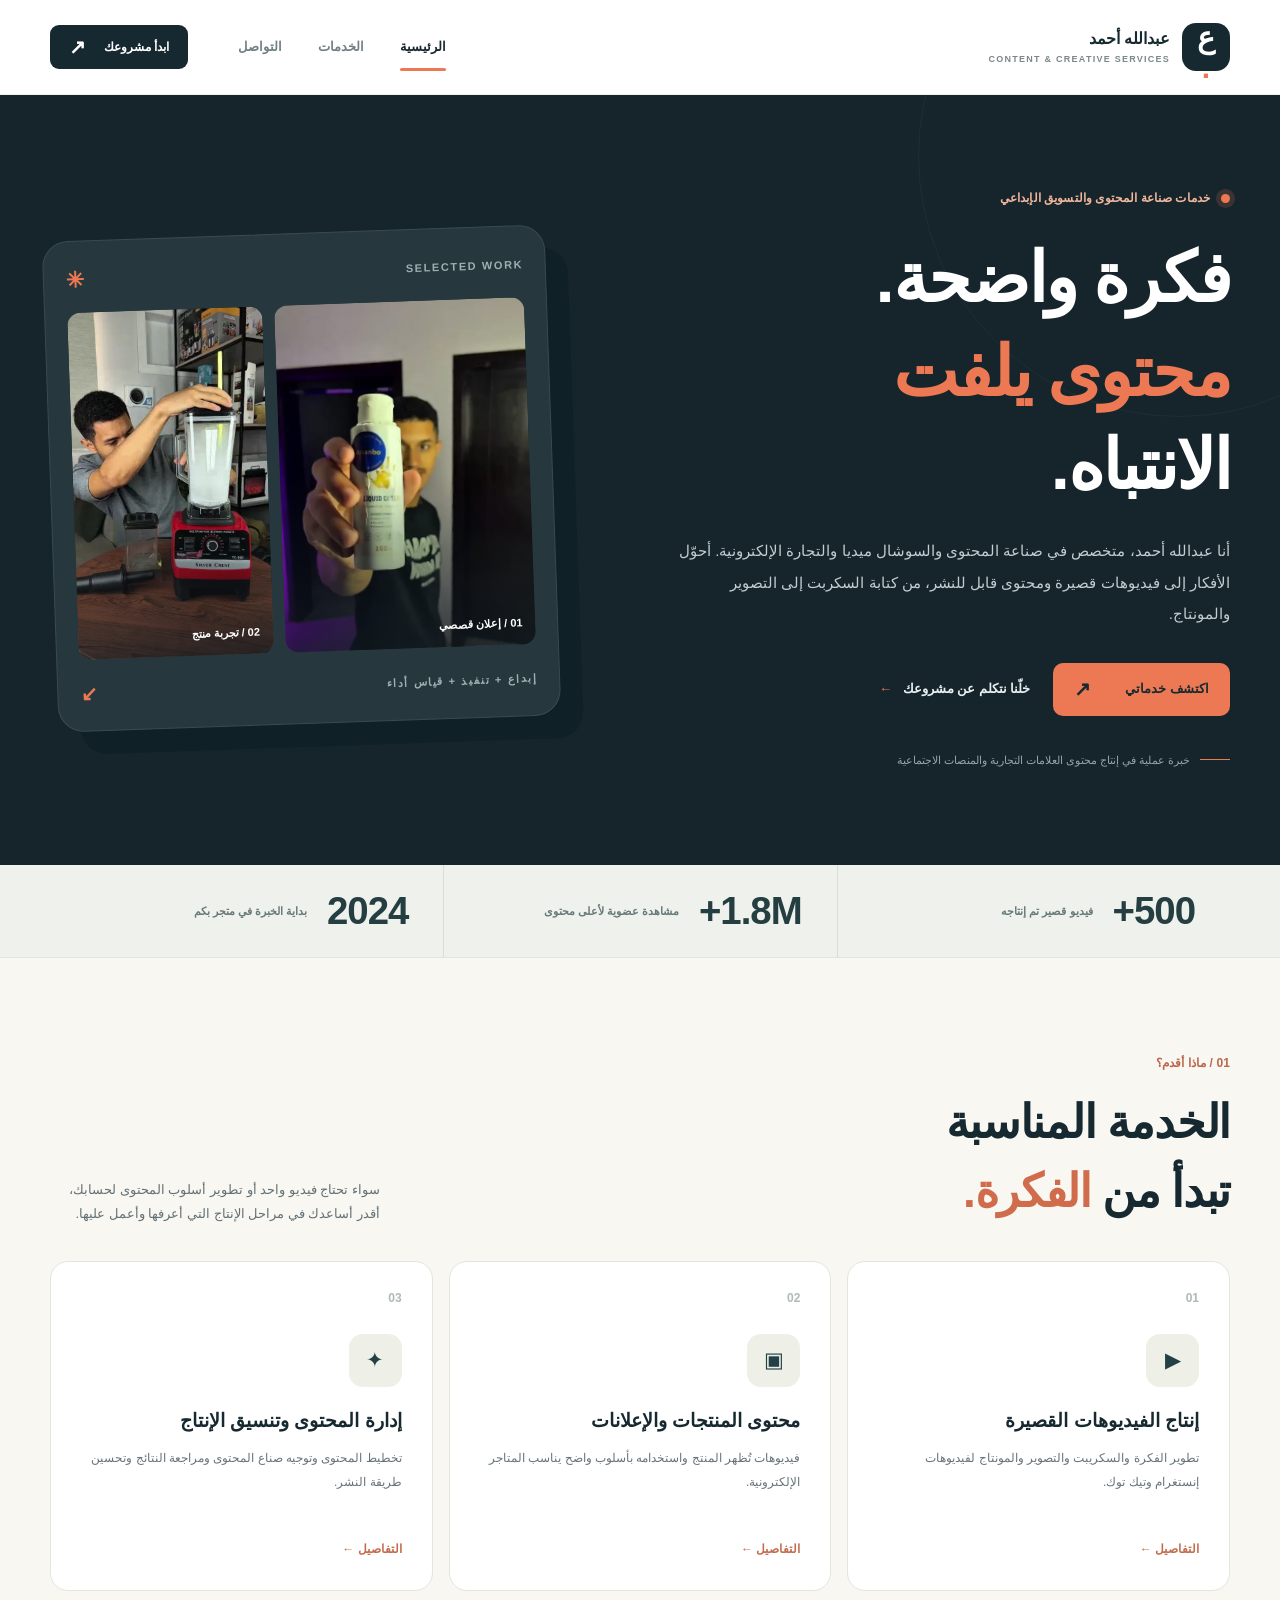
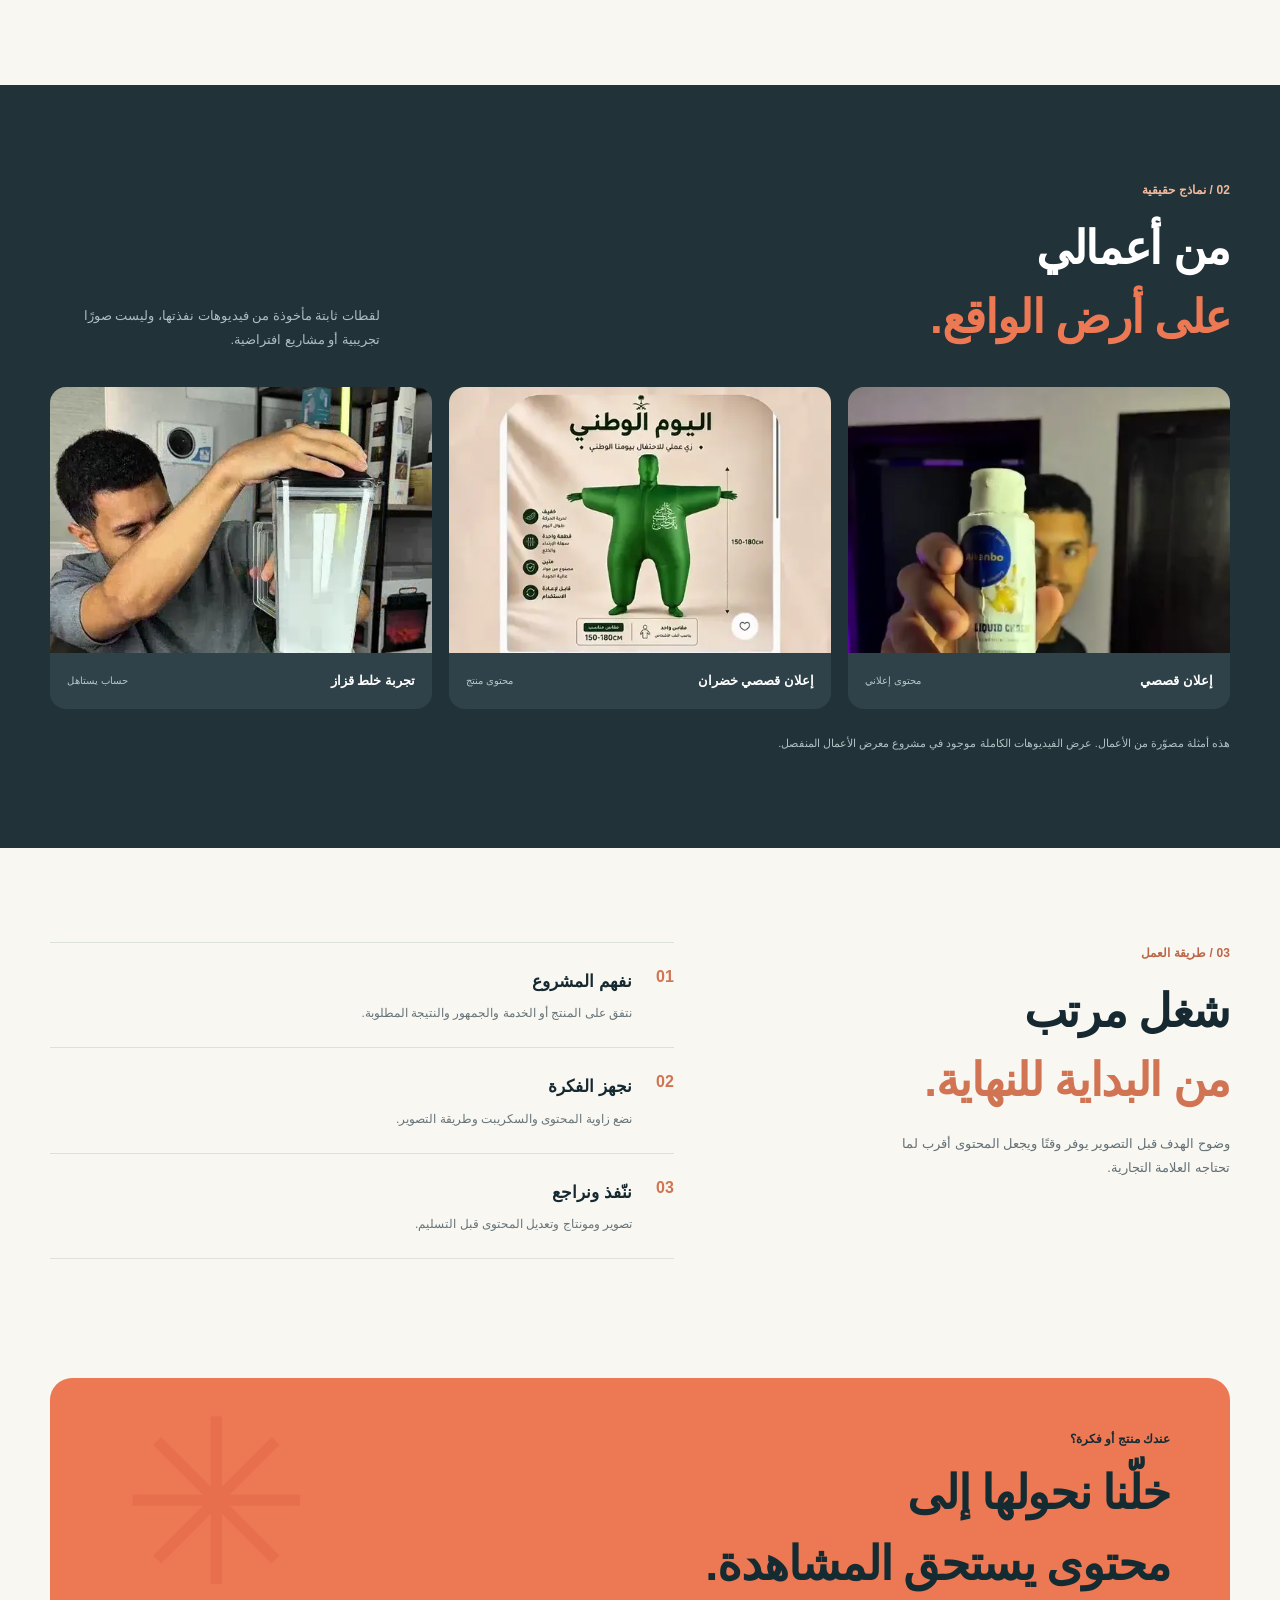
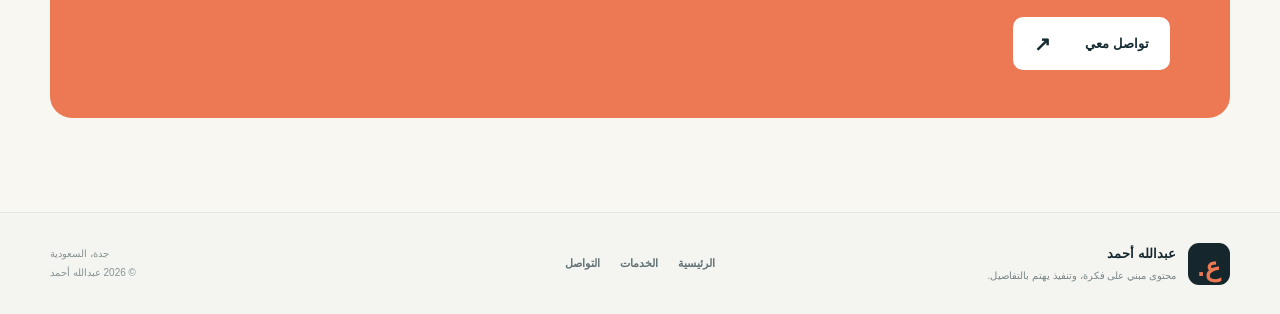
<file: index.html>
<!doctype html>
<html lang="ar" dir="rtl">
<head>
<meta charset="utf-8">
<meta name="viewport" content="width=device-width, initial-scale=1">
<meta name="theme-color" content="#15252b">
<meta name="description" content="موقع عبدالله أحمد لخدمات صناعة المحتوى والفيديوهات القصيرة ومحتوى المنتجات والتجارة الإلكترونية.">
<title>خدمات صناعة المحتوى | عبدالله أحمد</title>
<link rel="stylesheet" href="style.css">
</head>
<body>
<a class="skip-link" href="#main">تجاوز إلى المحتوى</a>
<header class="site-header"><div class="container header-inner">
<a class="logo" href="index.html" aria-label="عبدالله أحمد، الرئيسية"><span class="logo-mark">ع<span>.</span></span><span class="logo-caption"><strong>عبدالله أحمد</strong><small>CONTENT & CREATIVE SERVICES</small></span></a>
<nav class="site-nav" aria-label="القائمة الرئيسية"><a href="index.html" aria-current="page" class="active">الرئيسية</a><a href="services.html">الخدمات</a><a href="contact.html">التواصل</a></nav>
<a class="nav-action" href="contact.html">ابدأ مشروعك <span aria-hidden="true">↗</span></a>
</div></header>
<main id="main">
<section class="hero"><div class="container hero-grid">
<div class="hero-copy"><span class="kicker"><i></i> خدمات صناعة المحتوى والتسويق الإبداعي</span>
<h1>فكرة واضحة.<br><em>محتوى يلفت</em><br>الانتباه.</h1>
<p class="hero-lead">أنا عبدالله أحمد، متخصص في صناعة المحتوى والسوشال ميديا والتجارة الإلكترونية. أحوّل الأفكار إلى فيديوهات قصيرة ومحتوى قابل للنشر، من كتابة السكربت إلى التصوير والمونتاج.</p>
<div class="hero-buttons"><a class="btn btn-orange" href="services.html">اكتشف خدماتي <span aria-hidden="true">↗</span></a><a class="text-cta" href="contact.html">خلّنا نتكلم عن مشروعك <span aria-hidden="true">←</span></a></div>
<div class="hero-footnote"><span class="small-line"></span> خبرة عملية في إنتاج محتوى العلامات التجارية والمنصات الاجتماعية</div>
</div>
<div class="hero-display" aria-label="لقطات من أعمال فيديو حقيقية"><div class="hero-display-head"><span>SELECTED WORK</span><span class="head-symbol" aria-hidden="true">✳</span></div>
<div class="hero-visuals"><div class="visual-card visual-main"><img src="assets/images/story-ad.webp" alt="لقطة من الإعلان القصصي" width="520" height="924"><span>01 / إعلان قصصي</span></div><div class="visual-card visual-side"><img src="assets/images/yestahal-review.webp" alt="لقطة من تجربة المنتج لحساب يستاهل" width="520" height="924"><span>02 / تجربة منتج</span></div></div>
<div class="hero-display-bottom"><span>إبداع + تنفيذ + قياس أداء</span><span aria-hidden="true">↙</span></div></div>
</div></section>
<section class="proof-strip" aria-label="أرقام من الخبرة العملية"><div class="container proof-grid"><div class="proof-stat"><strong dir="ltr">+500</strong><span>فيديو قصير تم إنتاجه</span></div><div class="proof-stat"><strong dir="ltr">+1.8M</strong><span>مشاهدة عضوية لأعلى محتوى</span></div><div class="proof-stat"><strong dir="ltr">2024</strong><span>بداية الخبرة في متجر بكم</span></div></div></section>
<section class="section service-intro"><div class="container"><div class="section-heading"><div><span class="eyebrow">01 / ماذا أقدم؟</span><h2>الخدمة المناسبة<br>تبدأ من <span>الفكرة.</span></h2></div><p>سواء تحتاج فيديو واحد أو تطوير أسلوب المحتوى لحسابك، أقدر أساعدك في مراحل الإنتاج التي أعرفها وأعمل عليها.</p></div>
<div class="service-preview-grid"><a href="services.html#videos" class="preview-service"><span class="service-index">01</span><div class="icon-plate">▶</div><h3>إنتاج الفيديوهات القصيرة</h3><p>تطوير الفكرة والسكريبت والتصوير والمونتاج لفيديوهات إنستغرام وتيك توك.</p><span class="preview-arrow">التفاصيل ←</span></a><a href="services.html#products" class="preview-service"><span class="service-index">02</span><div class="icon-plate">▣</div><h3>محتوى المنتجات والإعلانات</h3><p>فيديوهات تُظهر المنتج واستخدامه بأسلوب واضح يناسب المتاجر الإلكترونية.</p><span class="preview-arrow">التفاصيل ←</span></a><a href="services.html#management" class="preview-service"><span class="service-index">03</span><div class="icon-plate">✦</div><h3>إدارة المحتوى وتنسيق الإنتاج</h3><p>تخطيط المحتوى وتوجيه صناع المحتوى ومراجعة النتائج وتحسين طريقة النشر.</p><span class="preview-arrow">التفاصيل ←</span></a></div>
</div></section>
<section class="section selected-work"><div class="container"><div class="section-heading inverted"><div><span class="eyebrow">02 / نماذج حقيقية</span><h2>من أعمالي<br><span>على أرض الواقع.</span></h2></div><p>لقطات ثابتة مأخوذة من فيديوهات نفذتها، وليست صورًا تجريبية أو مشاريع افتراضية.</p></div>
<div class="work-grid"><figure class="work-shot"><div><img src="assets/images/story-ad.webp" alt="إعلان قصصي، مشهد من الفيديو" loading="lazy" width="520" height="924"></div><figcaption><strong>إعلان قصصي</strong><span>محتوى إعلاني</span></figcaption></figure><figure class="work-shot"><div><img src="assets/images/khodran-ad.webp" alt="إعلان قصصي خضران، مشهد من الفيديو" loading="lazy" width="520" height="924"></div><figcaption><strong>إعلان قصصي خضران</strong><span>محتوى منتج</span></figcaption></figure><figure class="work-shot"><div><img src="assets/images/yestahal-review.webp" alt="تجربة خلط قزاز من حساب يستاهل" loading="lazy" width="520" height="924"></div><figcaption><strong>تجربة خلط قزاز</strong><span>حساب يستاهل</span></figcaption></figure></div>
<p class="work-note">هذه أمثلة مصوّرة من الأعمال. عرض الفيديوهات الكاملة موجود في مشروع معرض الأعمال المنفصل.</p>
</div></section>
<section class="section process"><div class="container process-layout"><div><span class="eyebrow">03 / طريقة العمل</span><h2>شغل مرتب<br><span>من البداية للنهاية.</span></h2><p class="muted">وضوح الهدف قبل التصوير يوفر وقتًا ويجعل المحتوى أقرب لما تحتاجه العلامة التجارية.</p></div><div class="process-steps"><article><span>01</span><div><h3>نفهم المشروع</h3><p>نتفق على المنتج أو الخدمة والجمهور والنتيجة المطلوبة.</p></div></article><article><span>02</span><div><h3>نجهز الفكرة</h3><p>نضع زاوية المحتوى والسكريبت وطريقة التصوير.</p></div></article><article><span>03</span><div><h3>ننّفذ ونراجع</h3><p>تصوير ومونتاج وتعديل المحتوى قبل التسليم.</p></div></article></div></div></section>
<section class="section cta-section"><div class="container"><div class="cta-box"><span>عندك منتج أو فكرة؟</span><h2>خلّنا نحولها إلى<br>محتوى يستحق المشاهدة.</h2><a class="btn btn-light" href="contact.html">تواصل معي <span aria-hidden="true">↗</span></a><span class="cta-star" aria-hidden="true">✳</span></div></div></section>
</main>
<footer class="footer"><div class="container footer-grid">
<div class="footer-brand"><span class="footer-monogram">ع.</span><div><strong>عبدالله أحمد</strong><p>محتوى مبني على فكرة، وتنفيذ يهتم بالتفاصيل.</p></div></div>
<nav aria-label="روابط التذييل"><a href="index.html">الرئيسية</a><a href="services.html">الخدمات</a><a href="contact.html">التواصل</a></nav>
<div class="footer-end"><span>جدة، السعودية</span><span>© 2026 عبدالله أحمد</span></div>
</div></footer>
</body>
</html>
</file>
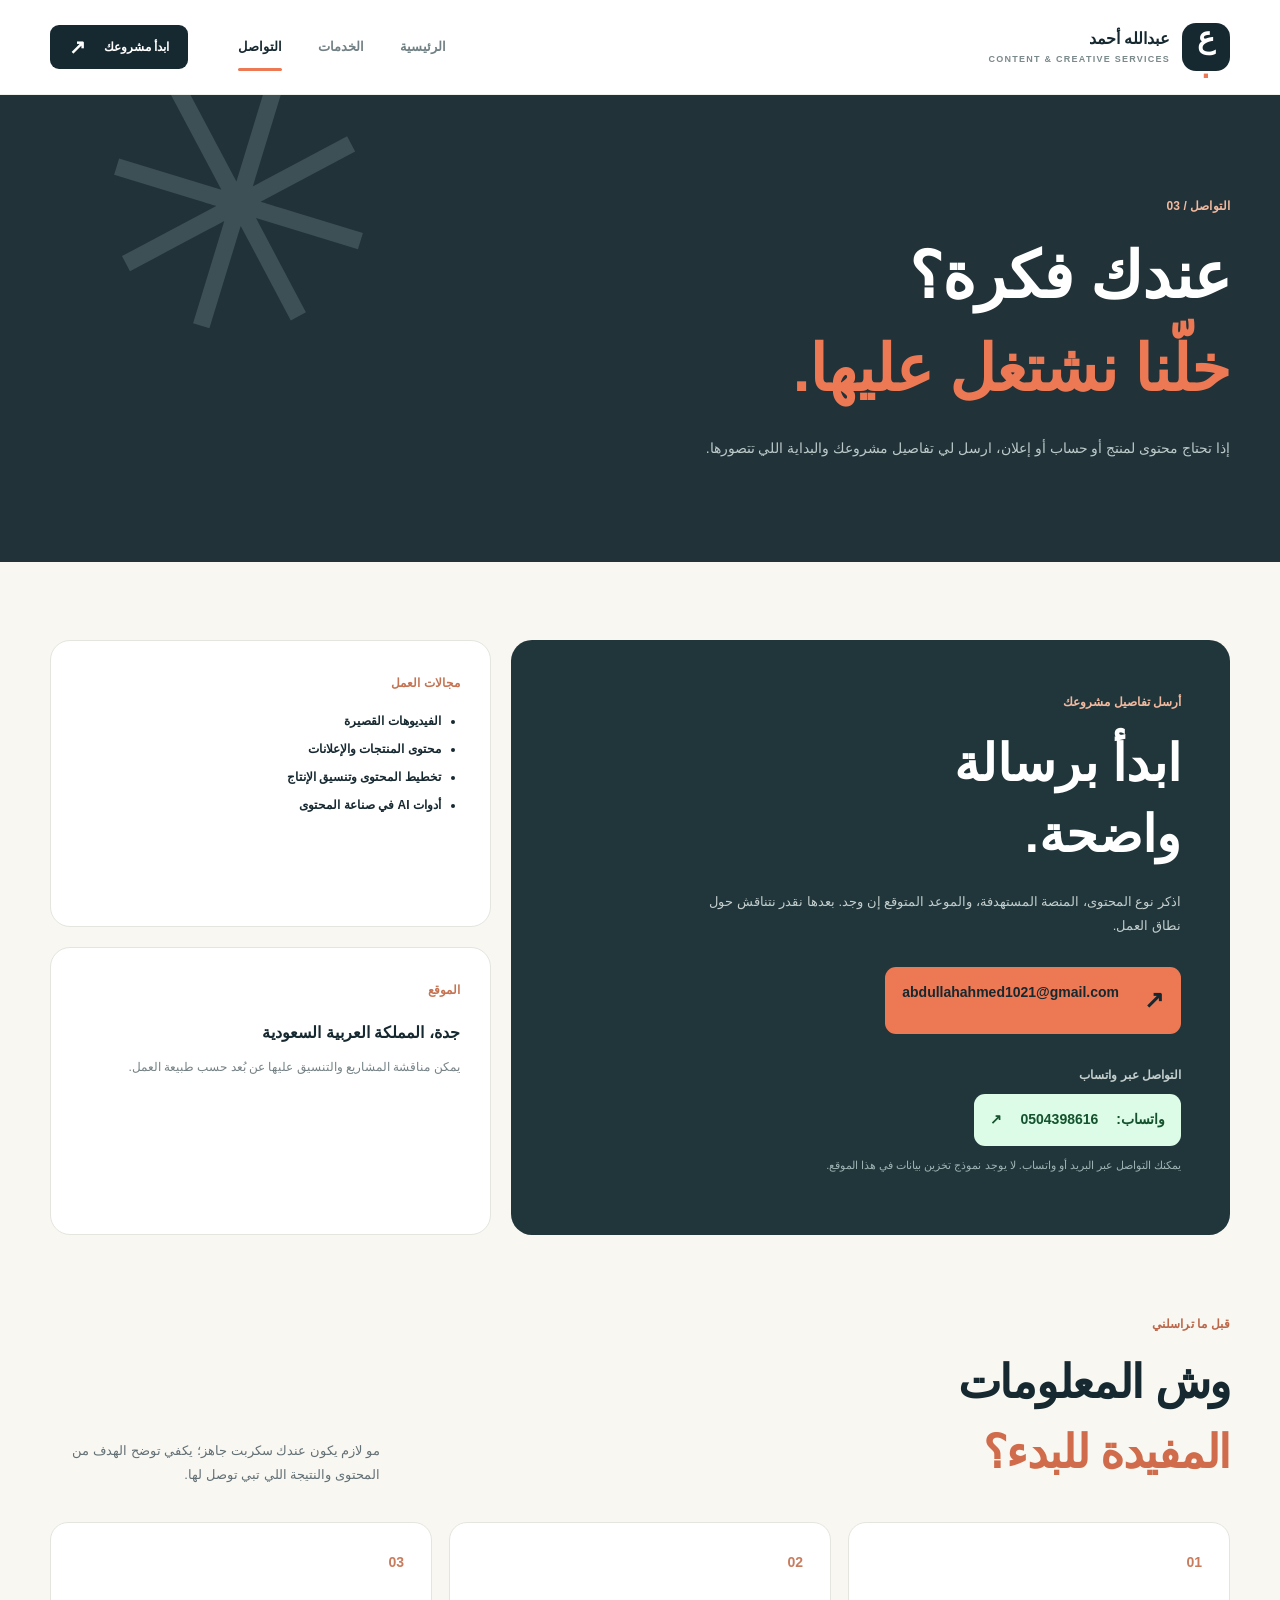
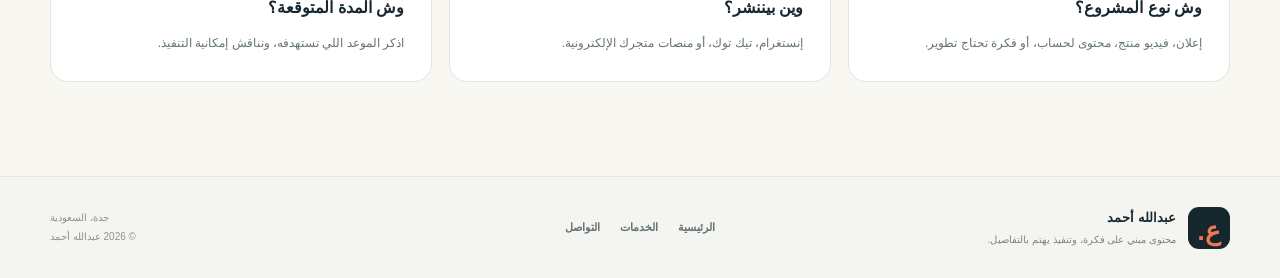
<file: contact.html>
<!doctype html>
<html lang="ar" dir="rtl">
<head>
<meta charset="utf-8">
<meta name="viewport" content="width=device-width, initial-scale=1">
<meta name="theme-color" content="#15252b">
<meta name="description" content="تواصل مع عبدالله أحمد لمناقشة مشاريع صناعة المحتوى والفيديوهات التسويقية.">
<title>تواصل معي | عبدالله أحمد</title>
<link rel="stylesheet" href="style.css">
</head>
<body>
<a class="skip-link" href="#main">تجاوز إلى المحتوى</a>
<header class="site-header"><div class="container header-inner">
<a class="logo" href="index.html" aria-label="عبدالله أحمد، الرئيسية"><span class="logo-mark">ع<span>.</span></span><span class="logo-caption"><strong>عبدالله أحمد</strong><small>CONTENT & CREATIVE SERVICES</small></span></a>
<nav class="site-nav" aria-label="القائمة الرئيسية"><a href="index.html">الرئيسية</a><a href="services.html">الخدمات</a><a href="contact.html" aria-current="page" class="active">التواصل</a></nav>
<a class="nav-action" href="contact.html">ابدأ مشروعك <span aria-hidden="true">↗</span></a>
</div></header>
<main id="main">
<section class="inner-hero contact-intro"><div class="container"><span class="eyebrow">التواصل / 03</span><h1>عندك فكرة؟<br><em>خلّنا نشتغل عليها.</em></h1><p>إذا تحتاج محتوى لمنتج أو حساب أو إعلان، ارسل لي تفاصيل مشروعك والبداية اللي تتصورها.</p></div></section>
<section class="section contact-main"><div class="container contact-grid"><div class="contact-card-primary"><span class="contact-card-label">أرسل تفاصيل مشروعك</span><h2>ابدأ برسالة<br>واضحة.</h2><p>اذكر نوع المحتوى، المنصة المستهدفة، والموعد المتوقع إن وجد. بعدها نقدر نتناقش حول نطاق العمل.</p><a class="email-address" href="mailto:abdullahahmed1021@gmail.com?subject=%D8%A7%D8%B3%D8%AA%D9%81%D8%B3%D8%A7%D8%B1%20%D8%B9%D9%86%20%D8%AE%D8%AF%D9%85%D8%A7%D8%AA%20%D8%B5%D9%86%D8%A7%D8%B9%D8%A9%20%D8%A7%D9%84%D9%85%D8%AD%D8%AA%D9%88%D9%89">abdullahahmed1021@gmail.com <span aria-hidden="true">↗</span></a><div class="whatsapp-contact"><span>التواصل عبر واتساب</span><a href="https://wa.me/966504398616" target="_blank" rel="noopener noreferrer" aria-label="تواصل مع عبدالله أحمد عبر واتساب على رقم 0504398616">واتساب: <b dir="ltr">0504398616</b> <span aria-hidden="true">↗</span></a></div><p class="email-hint">يمكنك التواصل عبر البريد أو واتساب. لا يوجد نموذج تخزين بيانات في هذا الموقع.</p></div>
<div class="contact-side"><div class="contact-box"><span class="contact-label">مجالات العمل</span><ul class="contact-fields"><li>الفيديوهات القصيرة</li><li>محتوى المنتجات والإعلانات</li><li>تخطيط المحتوى وتنسيق الإنتاج</li><li>أدوات AI في صناعة المحتوى</li></ul></div><div class="contact-box location-box"><span class="contact-label">الموقع</span><strong>جدة، المملكة العربية السعودية</strong><p>يمكن مناقشة المشاريع والتنسيق عليها عن بُعد حسب طبيعة العمل.</p></div></div></div></section>
<section class="section contact-faq"><div class="container"><div class="section-heading"><div><span class="eyebrow">قبل ما تراسلني</span><h2>وش المعلومات<br><span>المفيدة للبدء؟</span></h2></div><p>مو لازم يكون عندك سكربت جاهز؛ يكفي توضح الهدف من المحتوى والنتيجة اللي تبي توصل لها.</p></div><div class="faq-grid"><div><span>01</span><h3>وش نوع المشروع؟</h3><p>إعلان، فيديو منتج، محتوى لحساب، أو فكرة تحتاج تطوير.</p></div><div><span>02</span><h3>وين بيننشر؟</h3><p>إنستغرام، تيك توك، أو منصات متجرك الإلكترونية.</p></div><div><span>03</span><h3>وش المدة المتوقعة؟</h3><p>اذكر الموعد اللي تستهدفه، ونناقش إمكانية التنفيذ.</p></div></div></div></section>
</main>
<footer class="footer"><div class="container footer-grid">
<div class="footer-brand"><span class="footer-monogram">ع.</span><div><strong>عبدالله أحمد</strong><p>محتوى مبني على فكرة، وتنفيذ يهتم بالتفاصيل.</p></div></div>
<nav aria-label="روابط التذييل"><a href="index.html">الرئيسية</a><a href="services.html">الخدمات</a><a href="contact.html">التواصل</a></nav>
<div class="footer-end"><span>جدة، السعودية</span><span>© 2026 عبدالله أحمد</span></div>
</div></footer>
</body>
</html>
</file>
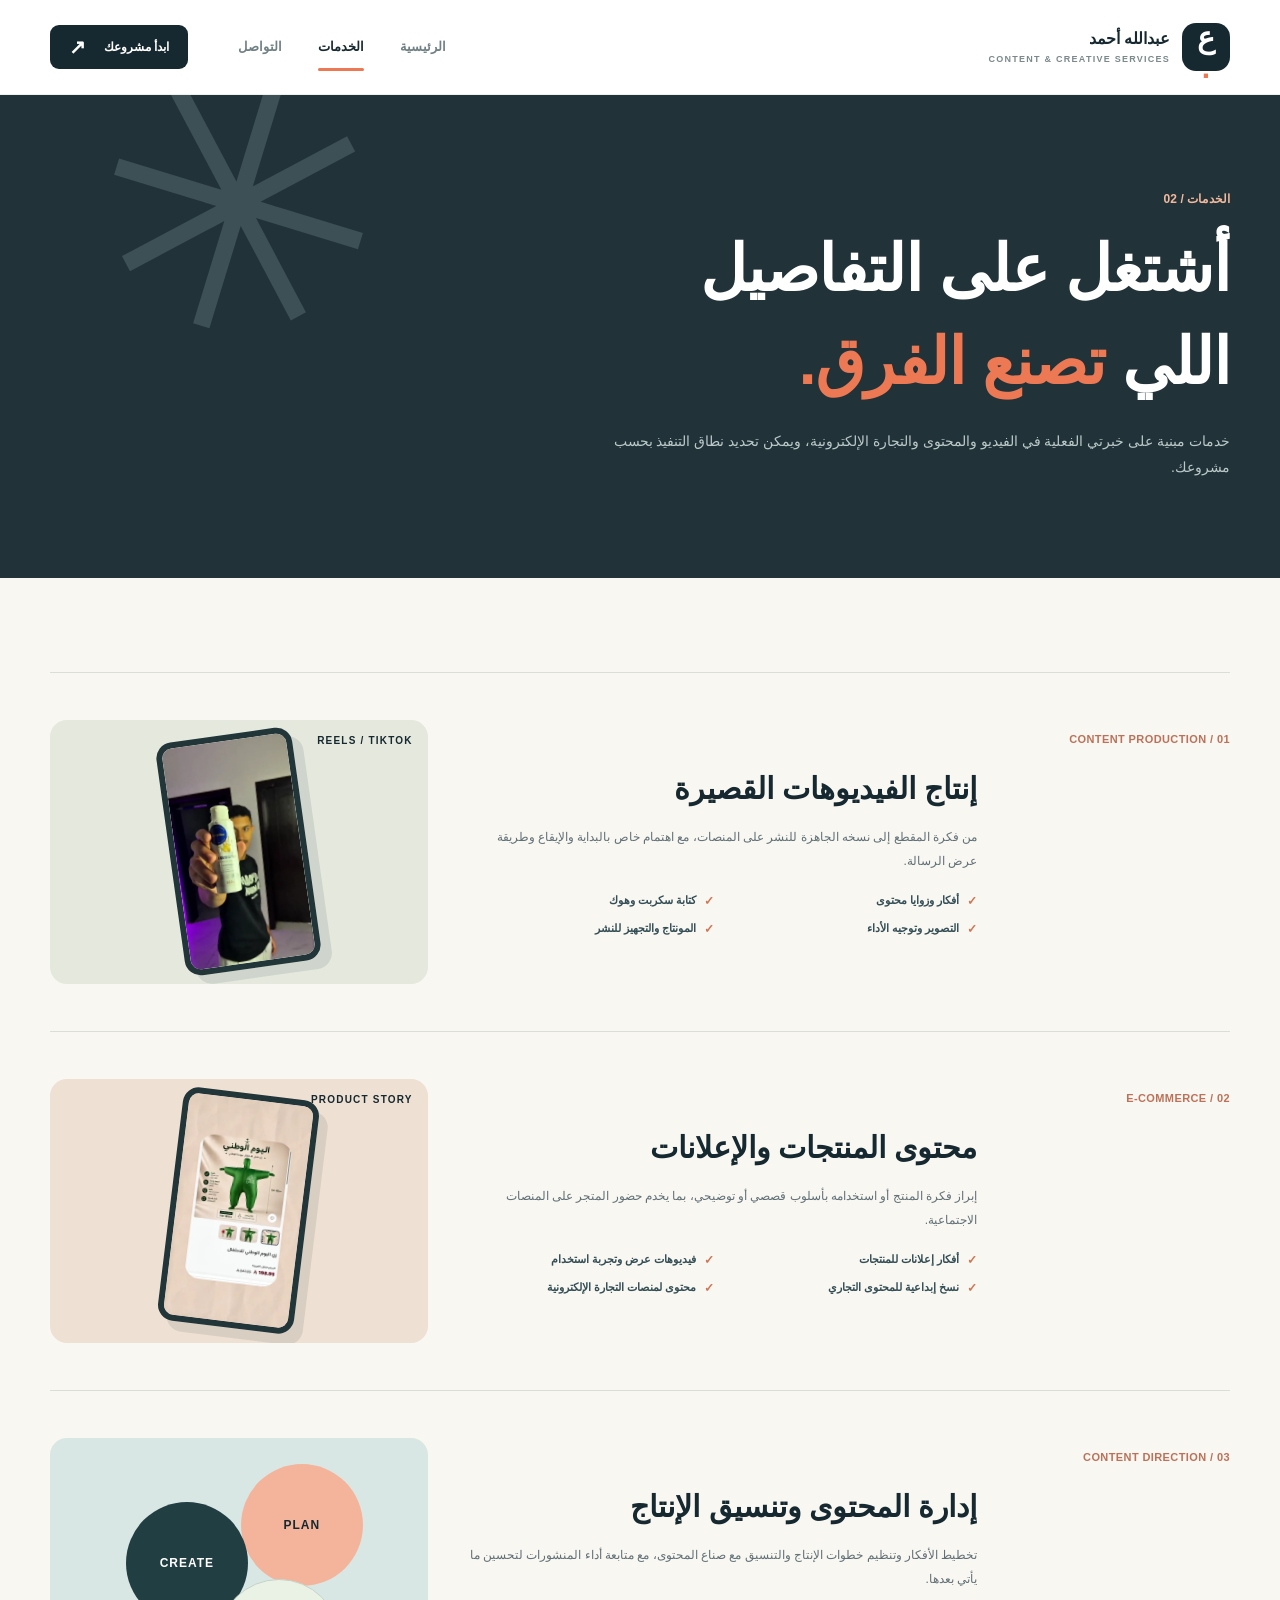
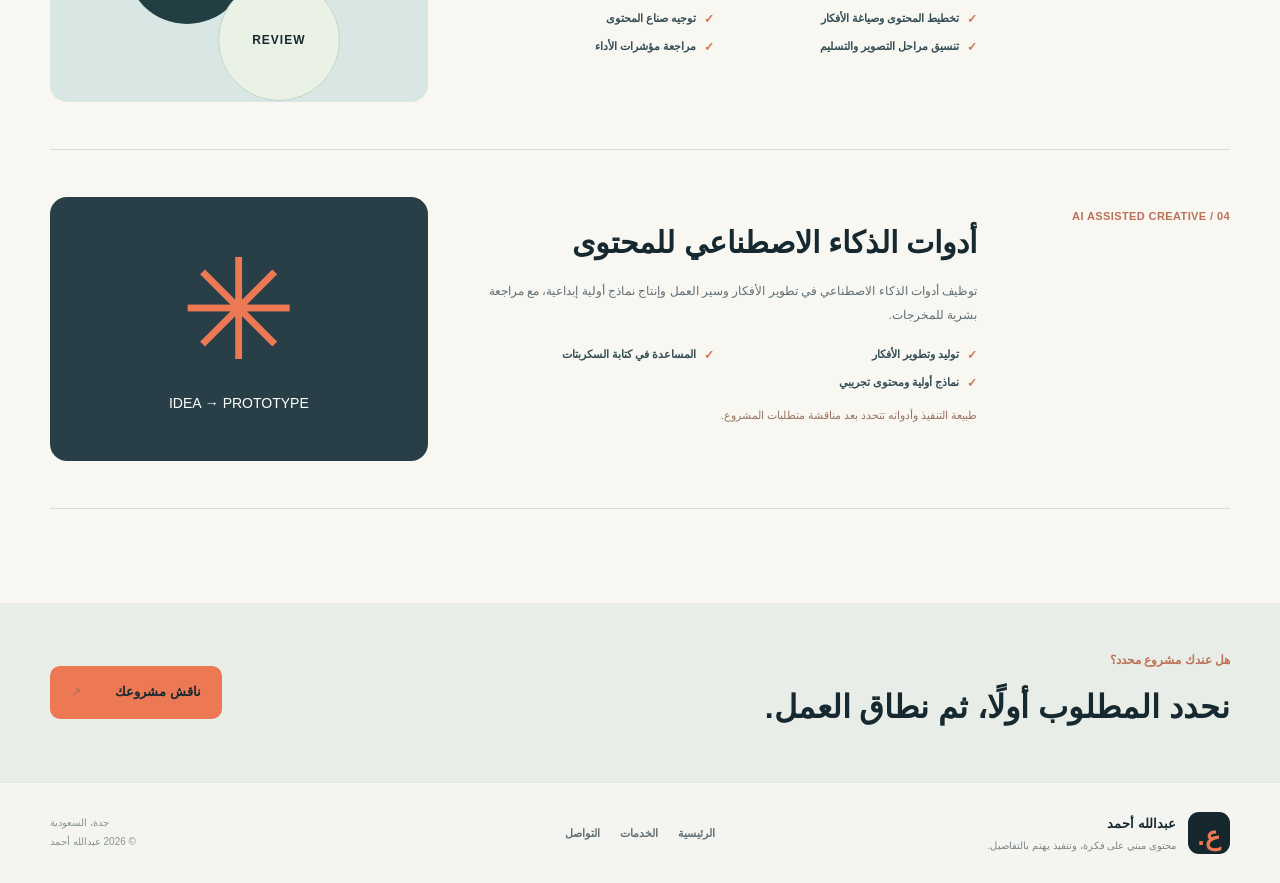
<file: services.html>
<!doctype html>
<html lang="ar" dir="rtl">
<head>
<meta charset="utf-8">
<meta name="viewport" content="width=device-width, initial-scale=1">
<meta name="theme-color" content="#15252b">
<meta name="description" content="خدمات عبدالله أحمد في الفيديوهات القصيرة، محتوى المنتجات، إدارة المحتوى، وأدوات الذكاء الاصطناعي.">
<title>الخدمات | عبدالله أحمد</title>
<link rel="stylesheet" href="style.css">
</head>
<body>
<a class="skip-link" href="#main">تجاوز إلى المحتوى</a>
<header class="site-header"><div class="container header-inner">
<a class="logo" href="index.html" aria-label="عبدالله أحمد، الرئيسية"><span class="logo-mark">ع<span>.</span></span><span class="logo-caption"><strong>عبدالله أحمد</strong><small>CONTENT & CREATIVE SERVICES</small></span></a>
<nav class="site-nav" aria-label="القائمة الرئيسية"><a href="index.html">الرئيسية</a><a href="services.html" aria-current="page" class="active">الخدمات</a><a href="contact.html">التواصل</a></nav>
<a class="nav-action" href="contact.html">ابدأ مشروعك <span aria-hidden="true">↗</span></a>
</div></header>
<main id="main">
<section class="inner-hero"><div class="container"><span class="eyebrow">الخدمات / 02</span><h1>أشتغل على التفاصيل<br>اللي <em>تصنع الفرق.</em></h1><p>خدمات مبنية على خبرتي الفعلية في الفيديو والمحتوى والتجارة الإلكترونية، ويمكن تحديد نطاق التنفيذ بحسب مشروعك.</p></div></section>
<section class="section"><div class="container service-detail-list">
<article class="service-detail" id="videos"><div class="detail-number">01 / CONTENT PRODUCTION</div><div><h2>إنتاج الفيديوهات القصيرة</h2><p>من فكرة المقطع إلى نسخه الجاهزة للنشر على المنصات، مع اهتمام خاص بالبداية والإيقاع وطريقة عرض الرسالة.</p><ul class="check-list"><li>أفكار وزوايا محتوى</li><li>كتابة سكربت وهوك</li><li>التصوير وتوجيه الأداء</li><li>المونتاج والتجهيز للنشر</li></ul></div><div class="service-graphic service-graphic-video"><span>REELS / TIKTOK</span><div class="fake-video-frame"><img src="assets/images/story-ad.webp" alt="لقطة من تنفيذ فيديو قصير" width="520" height="924"></div></div></article>
<article class="service-detail" id="products"><div class="detail-number">02 / E-COMMERCE</div><div><h2>محتوى المنتجات والإعلانات</h2><p>إبراز فكرة المنتج أو استخدامه بأسلوب قصصي أو توضيحي، بما يخدم حضور المتجر على المنصات الاجتماعية.</p><ul class="check-list"><li>أفكار إعلانات للمنتجات</li><li>فيديوهات عرض وتجربة استخدام</li><li>نسخ إبداعية للمحتوى التجاري</li><li>محتوى لمنصات التجارة الإلكترونية</li></ul></div><div class="service-graphic service-graphic-products"><span>PRODUCT STORY</span><div class="fake-video-frame"><img src="assets/images/khodran-ad.webp" alt="لقطة من إعلان منتج" width="520" height="924"></div></div></article>
<article class="service-detail" id="management"><div class="detail-number">03 / CONTENT DIRECTION</div><div><h2>إدارة المحتوى وتنسيق الإنتاج</h2><p>تخطيط الأفكار وتنظيم خطوات الإنتاج والتنسيق مع صناع المحتوى، مع متابعة أداء المنشورات لتحسين ما يأتي بعدها.</p><ul class="check-list"><li>تخطيط المحتوى وصياغة الأفكار</li><li>توجيه صناع المحتوى</li><li>تنسيق مراحل التصوير والتسليم</li><li>مراجعة مؤشرات الأداء</li></ul></div><div class="service-graphic type-graphic"><div class="circle-one">PLAN</div><div class="circle-two">CREATE</div><div class="circle-three">REVIEW</div></div></article>
<article class="service-detail" id="ai"><div class="detail-number">04 / AI ASSISTED CREATIVE</div><div><h2>أدوات الذكاء الاصطناعي للمحتوى</h2><p>توظيف أدوات الذكاء الاصطناعي في تطوير الأفكار وسير العمل وإنتاج نماذج أولية إبداعية، مع مراجعة بشرية للمخرجات.</p><ul class="check-list"><li>توليد وتطوير الأفكار</li><li>المساعدة في كتابة السكربتات</li><li>نماذج أولية ومحتوى تجريبي</li></ul><p class="service-caveat">طبيعة التنفيذ وأدواته تتحدد بعد مناقشة متطلبات المشروع.</p></div><div class="service-graphic ai-graphic"><div class="ai-star">✳</div><span>IDEA → PROTOTYPE</span></div></article>
</div></section>
<section class="cta-band"><div class="container cta-band-inner"><div><span>هل عندك مشروع محدد؟</span><h2>نحدد المطلوب أولًا، ثم نطاق العمل.</h2></div><a class="btn btn-orange" href="contact.html">ناقش مشروعك <span aria-hidden="true">↗</span></a></div></section>
</main>
<footer class="footer"><div class="container footer-grid">
<div class="footer-brand"><span class="footer-monogram">ع.</span><div><strong>عبدالله أحمد</strong><p>محتوى مبني على فكرة، وتنفيذ يهتم بالتفاصيل.</p></div></div>
<nav aria-label="روابط التذييل"><a href="index.html">الرئيسية</a><a href="services.html">الخدمات</a><a href="contact.html">التواصل</a></nav>
<div class="footer-end"><span>جدة، السعودية</span><span>© 2026 عبدالله أحمد</span></div>
</div></footer>
</body>
</html>
</file>
<file: style.css>
:root{--ink:#162830;--dark:#15252b;--cream:#f8f7f2;--white:#fff;--line:#e4e5df;--orange:#ed7954;--orange-light:#f2b99e;--muted:#637075;--pale:#eff1eb;--radius:22px}
*{box-sizing:border-box}html{scroll-behavior:smooth}body{margin:0;background:var(--cream);color:var(--ink);font-family:Tahoma,"Segoe UI",Arial,sans-serif;line-height:1.85;font-size:14px;-webkit-font-smoothing:antialiased}a{color:inherit;text-decoration:none}p,h1,h2,h3{margin-top:0}h1,h2,h3{font-weight:900}a:focus-visible{outline:3px solid var(--orange);outline-offset:4px}img{display:block;max-width:100%}.container{width:min(1180px,calc(100% - 64px));margin-inline:auto}.skip-link{position:absolute;right:12px;top:-110px;padding:8px 18px;background:white;z-index:100}.skip-link:focus{top:8px}.site-header{background:#fff;border-bottom:1px solid #eef0eb;position:relative;z-index:5}.header-inner{display:flex;align-items:center;min-height:94px;gap:50px}.logo{display:flex;align-items:center;gap:12px;flex-shrink:0}.logo-mark{display:grid;place-items:center;width:48px;height:48px;border-radius:14px;background:var(--ink);color:#fff;font-size:30px;font-weight:900;line-height:1}.logo-mark span{color:var(--orange)}.logo-caption{display:flex;flex-direction:column;line-height:1.45}.logo-caption strong{font-size:16px;font-weight:900}.logo-caption small{font:700 9px/1.5 Arial,sans-serif;letter-spacing:1.25px;color:#7b898b;margin-top:3px}.site-nav{display:flex;gap:36px;align-items:center;margin-right:auto}.site-nav a{font-size:13px;color:#718084;font-weight:800;transition:color .2s}.site-nav a.active,.site-nav a:hover{color:var(--ink)}.site-nav a.active{position:relative}.site-nav a.active:after{content:"";position:absolute;bottom:-12px;right:0;left:0;height:3px;background:var(--orange);border-radius:3px}.nav-action{background:var(--ink);color:#fff;display:flex;gap:18px;align-items:center;padding:11px 19px;border-radius:9px;font-size:12px;font-weight:800;transition:background .2s}.nav-action:hover{background:#274454}.nav-action span,.btn span{font-size:20px;font-weight:700;line-height:1}
.hero{background:var(--dark);color:white;overflow:hidden;position:relative}.hero:before{content:"";width:520px;height:520px;border:1px solid #ffffff0a;border-radius:50%;position:absolute;right:-160px;top:-200px}.hero-grid{display:grid;grid-template-columns:1fr .83fr;align-items:center;gap:70px;padding-block:92px 95px;min-height:635px}.hero-copy{position:relative;z-index:1}.kicker,.eyebrow{font-size:12px;font-weight:900;letter-spacing:.1px}.kicker{display:flex;align-items:center;gap:11px;color:#f1b69d}.kicker i{width:9px;height:9px;background:var(--orange);border-radius:50%;box-shadow:0 0 0 5px #ed79542d}.hero h1{font-size:clamp(43px,5.4vw,76px);line-height:1.35;letter-spacing:-2px;margin:23px 0 23px}.hero h1 em,.inner-hero h1 em{color:var(--orange);font-style:normal}.hero-lead{max-width:560px;color:#c1cdd0;font-size:15px;line-height:2.1;margin-bottom:33px}.hero-buttons{display:flex;gap:23px;align-items:center;flex-wrap:wrap}.btn{display:inline-flex;gap:34px;align-items:center;justify-content:space-between;border-radius:10px;font-size:13px;font-weight:900;padding:14px 21px;min-height:53px;transition:transform .2s,background .2s}.btn:hover{transform:translateY(-3px)}.btn-orange{background:var(--orange);color:#182a30}.btn-orange:hover{background:#ff9673}.text-cta{font-weight:800;font-size:13px;color:#e8eff0}.text-cta span{color:var(--orange);padding-inline-start:7px}.hero-footnote{display:flex;align-items:center;gap:10px;color:#91a7a7;font-size:11px;margin-top:34px}.small-line{width:30px;height:1px;background:var(--orange)}.hero-display{min-width:0;background:#26383d;padding:22px;border:1px solid #3a4a4e;border-radius:26px;transform:rotate(-2deg);box-shadow:22px 23px 0 #102027;position:relative}.hero-display-head,.hero-display-bottom{display:flex;align-items:center;justify-content:space-between;color:#9eafb0;font:800 11px/1.5 Arial,sans-serif;letter-spacing:1.6px}.head-symbol{font-size:22px;color:var(--orange)}.hero-visuals{display:grid;grid-template-columns:1.16fr .9fr;gap:12px;min-height:347px;margin-block:16px 19px}.visual-card{position:relative;border-radius:13px;overflow:hidden;background:#17292d}.visual-card img{width:100%;height:100%;object-fit:cover;object-position:center 35%;position:absolute;inset:0}.visual-card:after{content:"";position:absolute;inset:50% 0 0;background:linear-gradient(transparent,#111a20c7)}.visual-card span{position:absolute;right:13px;bottom:12px;z-index:1;color:white;font-size:11px;font-weight:900}.hero-display-bottom span:last-child{color:var(--orange);font-size:20px}.proof-strip{background:#eff2ec;border-bottom:1px solid #e0e5de}.proof-grid{display:grid;grid-template-columns:repeat(3,1fr)}.proof-stat{padding:27px 35px;border-left:1px solid #d7ded7;display:flex;align-items:center;gap:20px}.proof-stat:last-child{border-left:none}.proof-stat strong{font:900 clamp(29px,3vw,39px)/1 Arial,sans-serif;color:#243e41;letter-spacing:-1px;white-space:nowrap}.proof-stat span{font-size:11px;font-weight:800;color:#667978}.section{padding:94px 0}.section-heading{display:flex;justify-content:space-between;gap:40px;align-items:end;margin-bottom:35px}.eyebrow{color:#bc6749;display:block;margin-bottom:13px}.section-heading h2,.process h2,.cta-box h2{font-size:clamp(29px,3.6vw,48px);line-height:1.5;letter-spacing:-1.3px;margin-bottom:0}.section-heading h2 span,.process h2 span,.contact-faq h2 span{color:#d06c4b}.section-heading>p{max-width:330px;font-size:13px;color:var(--muted);margin:0}.service-preview-grid{display:grid;grid-template-columns:repeat(3,1fr);gap:16px}.preview-service{display:flex;flex-direction:column;padding:30px;min-height:330px;border-radius:18px;background:#fff;border:1px solid var(--line);transition:transform .2s,box-shadow .2s}.preview-service:hover{transform:translateY(-5px);box-shadow:0 15px 35px #172a2f0a}.service-index{font:800 12px/1 Arial,sans-serif;color:#afbab8}.icon-plate{margin-block:30px 19px;width:53px;height:53px;display:grid;place-items:center;border-radius:14px;background:#eef0e7;font-size:21px;color:#234047}.preview-service h3{font-size:19px;line-height:1.55;margin:0 0 12px}.preview-service p{font-size:12px;color:#66747a;line-height:1.95;margin:0 0 19px}.preview-arrow{font-size:12px;color:#c36c4e;font-weight:900;margin-top:auto}.selected-work{background:#213238;color:white}.section-heading.inverted .eyebrow{color:var(--orange-light)}.section-heading.inverted h2 span{color:var(--orange)}.section-heading.inverted>p{color:#adbec2}.work-grid{display:grid;grid-template-columns:repeat(3,1fr);gap:17px}.work-shot{margin:0;min-width:0;border-radius:16px;overflow:hidden;background:#304249}.work-shot>div{height:266px;overflow:hidden;position:relative;background:#263a41}.work-shot img{width:100%;height:100%;object-fit:cover;object-position:center 27%;transition:transform .4s}.work-shot:hover img{transform:scale(1.04)}.work-shot figcaption{display:flex;justify-content:space-between;gap:10px;align-items:center;padding:16px 17px}.work-shot figcaption strong{font-size:13px}.work-shot figcaption span{font-size:10px;color:#b5c6c8}.work-note{color:#b1c1c2;margin:24px 0 0;font-size:11px}.process-layout{display:grid;grid-template-columns:.85fr 1.15fr;gap:95px}.process h2 span{color:#d17453}.process .muted{font-size:13px;color:var(--muted);max-width:340px;margin-top:17px}.process-steps{border-top:1px solid #dce1da}.process-steps article{border-bottom:1px solid #dce1da;padding:23px 0;display:flex;align-items:start;gap:24px}.process-steps article>span{font:900 16px/1.4 Arial,sans-serif;color:#d07454}.process-steps h3{font-size:17px;margin:0 0 5px}.process-steps p{font-size:12px;color:#667479;margin:0}.cta-section{padding-top:25px}.cta-box{position:relative;background:var(--orange);color:#152b32;border-radius:22px;padding:48px 60px;overflow:hidden;min-height:300px}.cta-box>span:first-child{font-weight:900;font-size:12px}.cta-box h2{font-size:clamp(27px,4vw,47px);margin:6px 0 18px}.btn-light{background:#fff;color:#152b32}.btn-light:hover{background:#f7f5e9}.cta-star{position:absolute;left:70px;top:12px;font-size:230px;line-height:1;color:#e36545;opacity:.45;pointer-events:none}.footer{background:#f4f5f0;border-top:1px solid #e4e9df;padding:28px 0}.footer-grid{display:grid;grid-template-columns:1fr auto 1fr;align-items:center;gap:24px}.footer-brand{display:flex;align-items:center;gap:12px}.footer-monogram{width:42px;height:42px;background:#15272c;border-radius:11px;color:var(--orange);font-size:26px;font-weight:900;display:grid;place-items:center}.footer-brand strong{font-size:13px}.footer-brand p{margin:0;font-size:10px;color:#7b878a}.footer nav{display:flex;gap:20px}.footer nav a{font-size:11px;font-weight:800;color:#637276}.footer-end{display:flex;flex-direction:column;align-items:end;color:#889395;font-size:10px}.footer a:hover{color:#ba664a}
/* Inner pages */
.inner-hero{background:#213238;color:white;padding:93px 0 97px;position:relative;overflow:hidden}.inner-hero:after{content:"✳";position:absolute;left:7%;top:-60px;color:#3d5055;font-size:350px;line-height:1;transform:rotate(17deg);pointer-events:none}.inner-hero .container{position:relative;z-index:1}.inner-hero .eyebrow{color:var(--orange-light)}.inner-hero h1{font-size:clamp(42px,5vw,67px);line-height:1.45;letter-spacing:-1px;margin:0 0 20px}.inner-hero>div>p{font-size:14px;color:#bbc9c9;max-width:650px;margin:0}.service-detail-list{display:flex;flex-direction:column;gap:0}.service-detail{border-top:1px solid #d9ded7;padding:47px 0;display:grid;grid-template-columns:.48fr 1.14fr .84fr;gap:37px;align-items:center;scroll-margin-top:24px}.service-detail:last-child{border-bottom:1px solid #d9ded7}.detail-number{font:800 11px/1.8 Arial,sans-serif;letter-spacing:.4px;color:#bd7158;align-self:start;margin-top:10px}.service-detail h2{font-size:clamp(22px,2.4vw,30px);line-height:1.6;margin:0 0 12px}.service-detail p{font-size:12px;color:#617076;line-height:2;margin:0 0 12px}.check-list{list-style:none;padding:0;margin:17px 0 0;display:grid;grid-template-columns:1fr 1fr;gap:7px 14px}.check-list li{position:relative;padding-right:18px;font-size:11px;color:#344e55;font-weight:800}.check-list li:before{content:"✓";position:absolute;right:0;color:#d07554;font-size:12px}.service-graphic{height:264px;display:grid;place-items:center;border-radius:17px;overflow:hidden;position:relative;background:#e4e8dd}.service-graphic>span:first-child{position:absolute;right:15px;top:16px;font:900 10px/1 Arial,sans-serif;letter-spacing:1.2px;z-index:2}.service-graphic-products{background:#eee0d2}.fake-video-frame{height:235px;width:137px;border:6px solid #22363a;border-radius:16px;overflow:hidden;transform:rotate(-8deg);box-shadow:10px 10px 0 #283c411c}.fake-video-frame img{height:100%;width:100%;object-fit:cover}.service-graphic-products .fake-video-frame{transform:rotate(7deg)}.type-graphic{background:#d9e7e4;isolation:isolate}.type-graphic>div{border-radius:50%;height:122px;width:122px;display:grid;place-items:center;font:900 12px/1 Arial,sans-serif;letter-spacing:1px;position:absolute}.circle-one{background:#f4b49b;transform:translate(63px,-45px)}.circle-two{background:#213e43;color:#fff;transform:translate(-52px,-7px)}.circle-three{background:#eaf2e5;transform:translate(40px,70px);border:1px solid #c3d2ca}.ai-graphic{background:#283f47;color:white;display:flex;gap:10px;flex-direction:column;justify-content:center}.ai-graphic .ai-star{font-size:140px;line-height:1;color:#ed7954}.ai-graphic>span:first-child{position:static;color:white}.service-caveat{margin-top:12px!important;color:#9a7363!important;font-size:11px!important}.cta-band{background:#e8eee7;padding:44px 0}.cta-band-inner{display:flex;align-items:center;justify-content:space-between;gap:25px}.cta-band-inner span{font-size:12px;color:#bf7157;font-weight:900}.cta-band h2{font-size:clamp(22px,2.6vw,32px);margin:6px 0 0}.contact-intro{padding-block:100px}.contact-main{padding-block:78px}.contact-grid{display:grid;grid-template-columns:1.24fr .76fr;gap:20px}.contact-card-primary{background:#21363b;color:white;padding:49px;border-radius:21px;min-width:0}.contact-card-label,.contact-label{font-size:12px;font-weight:900;color:var(--orange-light)}.contact-card-primary h2{font-size:clamp(31px,4vw,51px);line-height:1.4;margin:13px 0 20px}.contact-card-primary>p{max-width:500px;color:#c3cecd;font-size:13px}.email-address{display:inline-flex;justify-content:space-between;gap:25px;max-width:100%;border-radius:11px;padding:14px 17px;background:var(--orange);color:var(--ink);font:800 14px/1.6 Arial,sans-serif;direction:ltr;overflow-wrap:anywhere;margin:16px 0}.email-address span{font-size:24px}.email-address:hover{background:#faa082}.contact-card-primary .email-hint{margin-top:9px;color:#9eb3b3;font-size:11px}.contact-side{display:flex;flex-direction:column;gap:20px}.contact-box{background:white;border:1px solid var(--line);border-radius:20px;padding:29px 30px;flex:1}.contact-box .contact-label{color:#c57352}.contact-fields{margin:14px 0 0;padding-right:19px}.contact-fields li{font-size:12px;font-weight:800;margin:6px 0}.contact-box>strong{display:block;font-size:16px;margin-top:15px}.contact-box>p{font-size:12px;color:#748185;margin:8px 0 0}.contact-faq{padding-top:0}.faq-grid{display:grid;grid-template-columns:repeat(3,1fr);gap:17px}.faq-grid>div{padding:27px;border:1px solid var(--line);border-radius:18px;background:#fff}.faq-grid span{font:900 14px/1 Arial,sans-serif;color:#c87c5e}.faq-grid h3{margin:17px 0 10px;font-size:16px}.faq-grid p{font-size:12px;color:#657479;margin:0}
@media(max-width:1050px){.header-inner{gap:25px}.site-nav{gap:22px}.hero-grid{gap:38px}.hero h1{font-size:58px}.proof-stat{padding-inline:19px;gap:13px}.service-detail{grid-template-columns:.35fr 1fr .75fr;gap:19px}.footer-grid{grid-template-columns:1fr auto}.footer-end{grid-column:1/-1;flex-direction:row;justify-content:space-between}.process-layout{gap:40px}}
@media(max-width:720px){.container{width:min(100% - 36px,550px)}.header-inner{padding:12px 0;min-height:0;flex-wrap:wrap;justify-content:space-between;gap:11px}.logo-mark{height:38px;width:38px;font-size:24px;border-radius:10px}.logo-caption strong{font-size:13px}.logo-caption small{font-size:7px}.nav-action{font-size:11px;padding:8px 12px}.site-nav{order:3;width:100%;margin:2px 0 0;border-top:1px solid #e7ece7;justify-content:space-around;padding-top:10px;gap:10px}.site-nav a{font-size:12px}.site-nav a.active:after{bottom:-7px;height:2px}.hero-grid{grid-template-columns:1fr;min-height:0;gap:38px;padding-block:60px 75px}.hero h1{font-size:clamp(40px,10vw,55px)}.hero-lead{font-size:13px}.hero-display{max-width:440px;width:calc(100% - 15px);margin:auto;transform:rotate(-1deg);box-shadow:12px 13px 0 #102027}.hero-visuals{min-height:280px}.proof-grid{grid-template-columns:1fr}.proof-stat{border-left:none;border-bottom:1px solid #d7ded7;padding:17px 5px}.proof-stat strong{font-size:29px;width:130px}.proof-stat span{font-size:12px}.section{padding:62px 0}.section-heading{display:block;margin-bottom:27px}.section-heading h2,.process h2{font-size:36px}.section-heading>p{max-width:none;margin-top:15px}.service-preview-grid,.work-grid,.process-layout,.faq-grid{grid-template-columns:1fr}.preview-service{min-height:0;padding:23px}.icon-plate{margin-block:16px}.work-shot>div{height:255px}.work-shot figcaption{padding:12px 15px}.process-layout{gap:29px}.cta-box{padding:36px 27px;min-height:260px}.cta-box h2{font-size:31px;position:relative;z-index:1}.cta-star{left:-30px;top:40px;font-size:180px}.footer-grid{grid-template-columns:1fr}.footer nav{border-top:1px solid #e0e5dc;padding-top:16px}.footer-end{grid-column:auto}.inner-hero{padding:67px 0}.inner-hero h1{font-size:40px}.inner-hero:after{font-size:240px;left:-35px;top:25px}.service-detail{grid-template-columns:1fr;gap:13px;padding:30px 0}.detail-number{margin:0}.service-graphic{height:220px;max-width:390px;width:100%}.fake-video-frame{height:190px;width:112px}.service-detail h2{font-size:25px}.cta-band-inner{align-items:start;flex-direction:column}.contact-grid{grid-template-columns:1fr}.contact-card-primary{padding:31px 24px}.contact-card-primary h2{font-size:36px}.contact-box{padding:23px}.faq-grid{gap:10px}}
@media(max-width:370px){.container{width:calc(100% - 28px)}.hero h1{font-size:37px}.hero-buttons{gap:15px}.btn{font-size:12px;gap:13px}.text-cta{font-size:11px}.hero-visuals{min-height:245px}.check-list{grid-template-columns:1fr}.email-address{font-size:11px}.section-heading h2{font-size:31px}}
@media(prefers-reduced-motion:reduce){html{scroll-behavior:auto}*,*:before,*:after{transition:none!important}}

/* WhatsApp contact action */
.whatsapp-contact{display:flex;flex-direction:column;align-items:flex-start;gap:8px;margin-top:14px}
.whatsapp-contact>span{font-size:12px;color:#c3cecd;font-weight:800}
.whatsapp-contact>a{display:inline-flex;align-items:center;justify-content:space-between;gap:18px;max-width:100%;background:#dcfce7;color:#14532d;padding:13px 16px;border-radius:11px;font-size:14px;font-weight:900;text-decoration:none}
.whatsapp-contact>a:hover{background:#bbf7d0}
.whatsapp-contact>b{direction:ltr}
</file>
